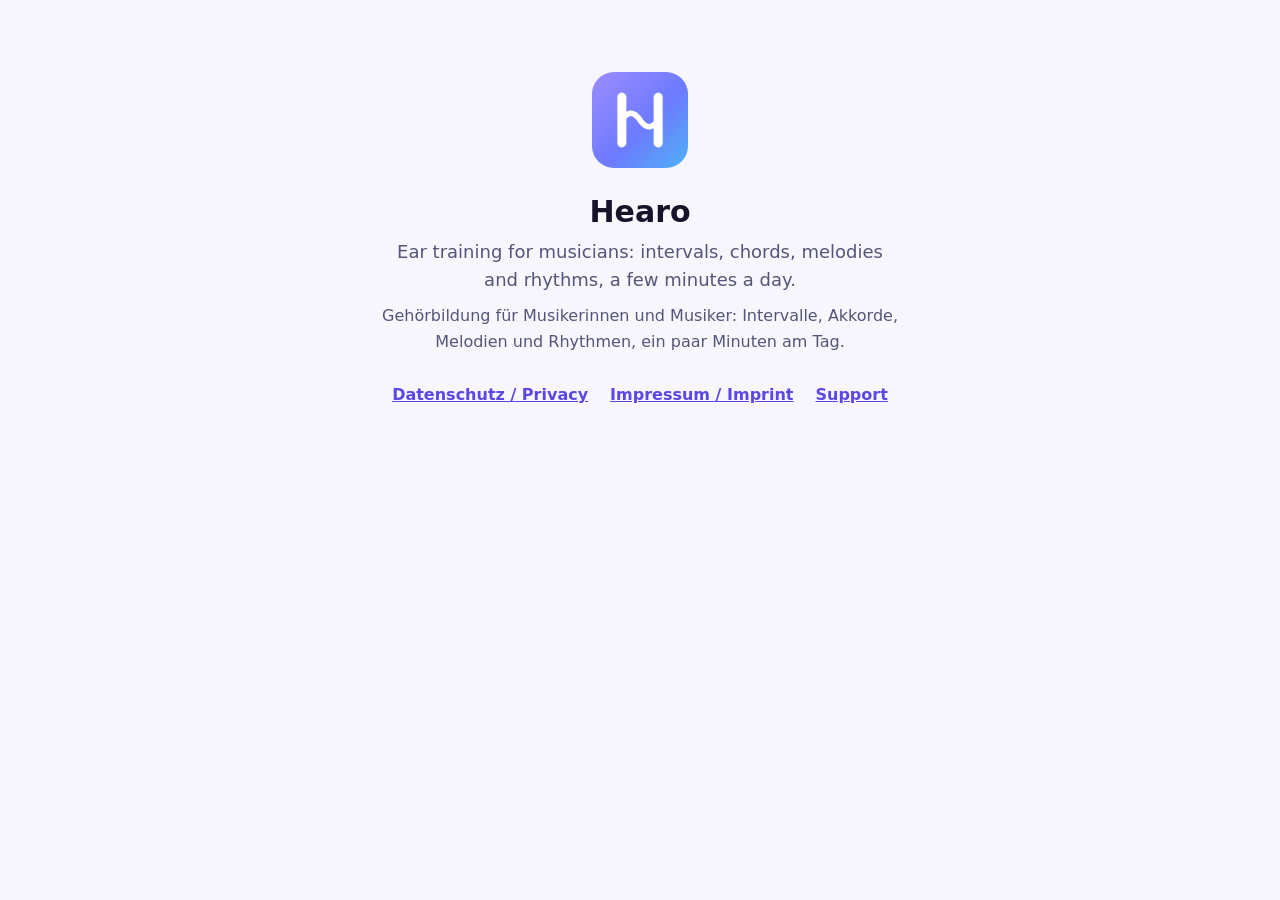
<file: index.html>
<!doctype html>
<html lang="en">
<head>
<meta charset="utf-8">
<meta name="viewport" content="width=device-width, initial-scale=1">
<title>Hearo – ear training</title>
<link rel="icon" href="icon.png">
<link rel="stylesheet" href="style.css">
</head>
<body>
<main class="home">
  <img class="logo" src="icon.png" alt="" width="96" height="96">
  <h1>Hearo</h1>
  <p class="lead">Ear training for musicians: intervals, chords, melodies and rhythms, a few minutes a day.</p>
  <p class="lead de">Gehörbildung für Musikerinnen und Musiker: Intervalle, Akkorde, Melodien und Rhythmen, ein paar Minuten am Tag.</p>
  <nav>
    <a href="privacy.html">Datenschutz / Privacy</a>
    <a href="imprint.html">Impressum / Imprint</a>
    <a href="mailto:jan@dieferbers.de">Support</a>
  </nav>
</main>
</body>
</html>
</file>
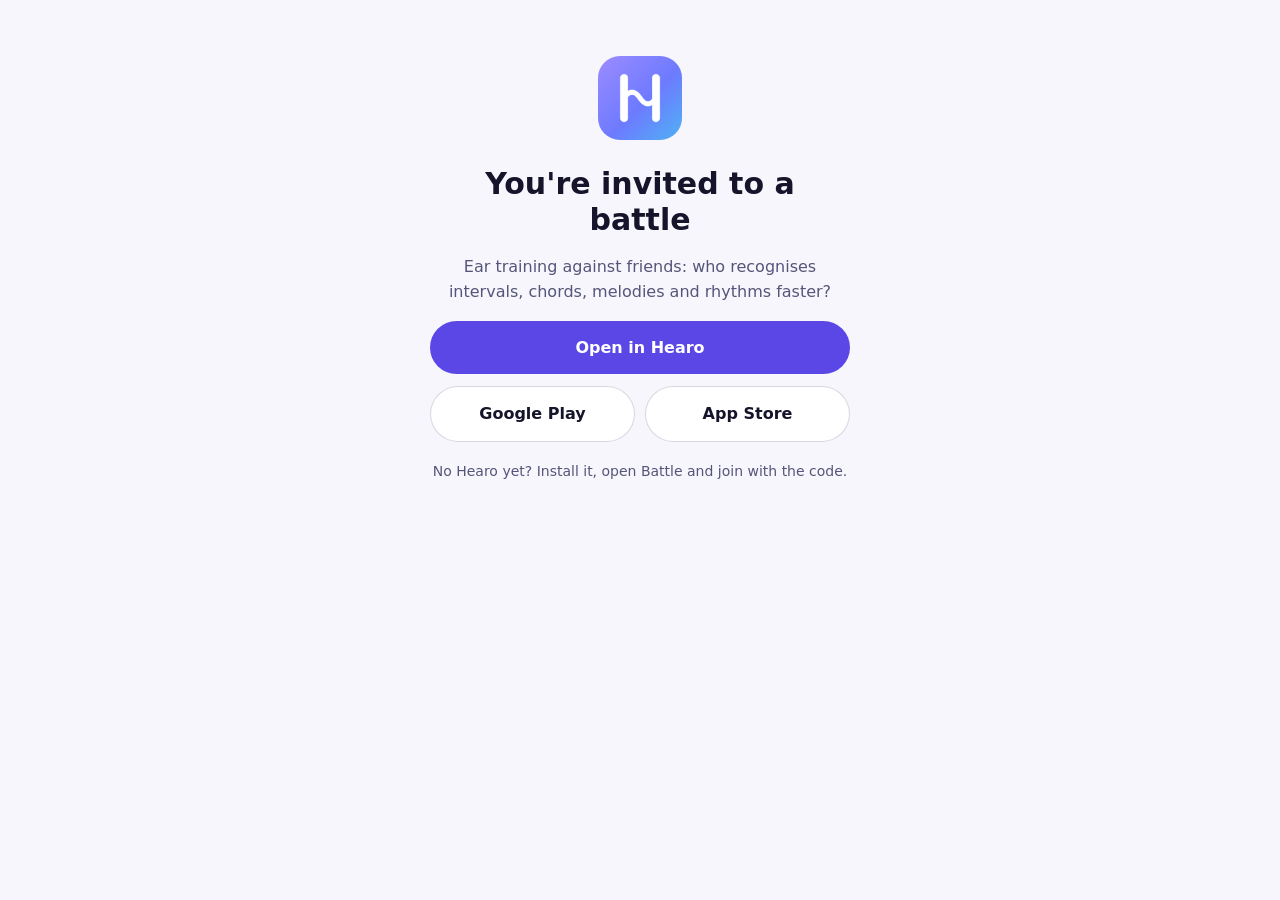
<file: join/index.html>
<!doctype html>
<html lang="en">
<head>
<meta charset="utf-8">
<meta name="viewport" content="width=device-width, initial-scale=1">
<title>Hearo – Battle</title>
<meta name="robots" content="noindex">
<meta property="og:title" content="Hearo · Battle">
<meta property="og:description" content="Ear training against friends: intervals, chords, melodies and rhythms.">
<meta property="og:image" content="https://jan-135.github.io/hearo/icon.png">
<link rel="icon" href="../icon.png">
<link rel="stylesheet" href="../style.css">
<style>
  .join { text-align: center; padding-top: 56px; max-width: 420px; }
  .join .code { font-size: 44px; font-weight: 900; letter-spacing: 8px; margin: 6px 0 2px; color: var(--text); }
  .btn { display: block; padding: 14px 18px; border-radius: 999px; font-weight: 700; text-decoration: none; margin-top: 12px; }
  .btn.primary { background: var(--accent); color: #fff; }
  .btn.store { background: var(--surface); color: var(--text); border: 1px solid rgba(127, 127, 160, 0.3); }
  .stores { display: grid; grid-template-columns: 1fr 1fr; gap: 10px; }
  .hint { font-size: 14px; margin-top: 18px; }
</style>
</head>
<body>
<!-- A battle invitation (UI lab launch.html, A): https://jan-135.github.io/hearo/join/#4821.
     "Open in Hearo" opens hearo://join/4821 (the apps take the code); without the app the store buttons. -->
<main class="join">
  <img class="logo" src="../icon.png" alt="" width="84" height="84">
  <h1 id="title">You're invited to a battle</h1>
  <p id="lead">Ear training against friends: who recognises intervals, chords, melodies and rhythms faster?</p>
  <div id="room" hidden>
    <p id="codeLabel" style="margin: 18px 0 0">Room code</p>
    <div class="code" id="code"></div>
  </div>
  <a class="btn primary" id="open" href="#">Open in Hearo</a>
  <div class="stores">
    <a class="btn store" href="https://play.google.com/store/apps/details?id=com.janferber.eartrainer">Google Play</a>
    <a class="btn store" href="https://apps.apple.com/app/id6835901422">App Store</a>
  </div>
  <p class="hint" id="hint">No Hearo yet? Install it, open Battle and join with the code.</p>
</main>
<script>
  const code = (location.hash.match(/\d{4}/) || [])[0];
  const de = (navigator.language || '').toLowerCase().startsWith('de');
  const t = de ? {
    title: 'Du bist zum Battle eingeladen', lead: 'Gehörbildung gegen Freunde: Wer erkennt Intervalle, Akkorde, Melodien und Rhythmen schneller?',
    codeLabel: 'Raumcode', open: 'In Hearo öffnen', hint: 'Noch kein Hearo? Installiere es, öffne Battle und tritt mit dem Code bei.',
  } : null;
  if (t) {
    document.documentElement.lang = 'de';
    for (const [id, text] of Object.entries(t)) document.getElementById(id).textContent = text;
  }
  const open = document.getElementById('open');
  if (code) {
    document.getElementById('room').hidden = false;
    document.getElementById('code').textContent = code;
    const store = 'https://play.google.com/store/apps/details?id=com.janferber.eartrainer';
    // Android: an intent link falls back to the store when Hearo isn't installed
    open.href = /android/i.test(navigator.userAgent)
      ? `intent://join/${code}#Intent;scheme=hearo;package=com.janferber.eartrainer;S.browser_fallback_url=${encodeURIComponent(store)};end`
      : `hearo://join/${code}`;
  } else {
    open.hidden = true;
  }
</script>
</body>
</html>
</file>
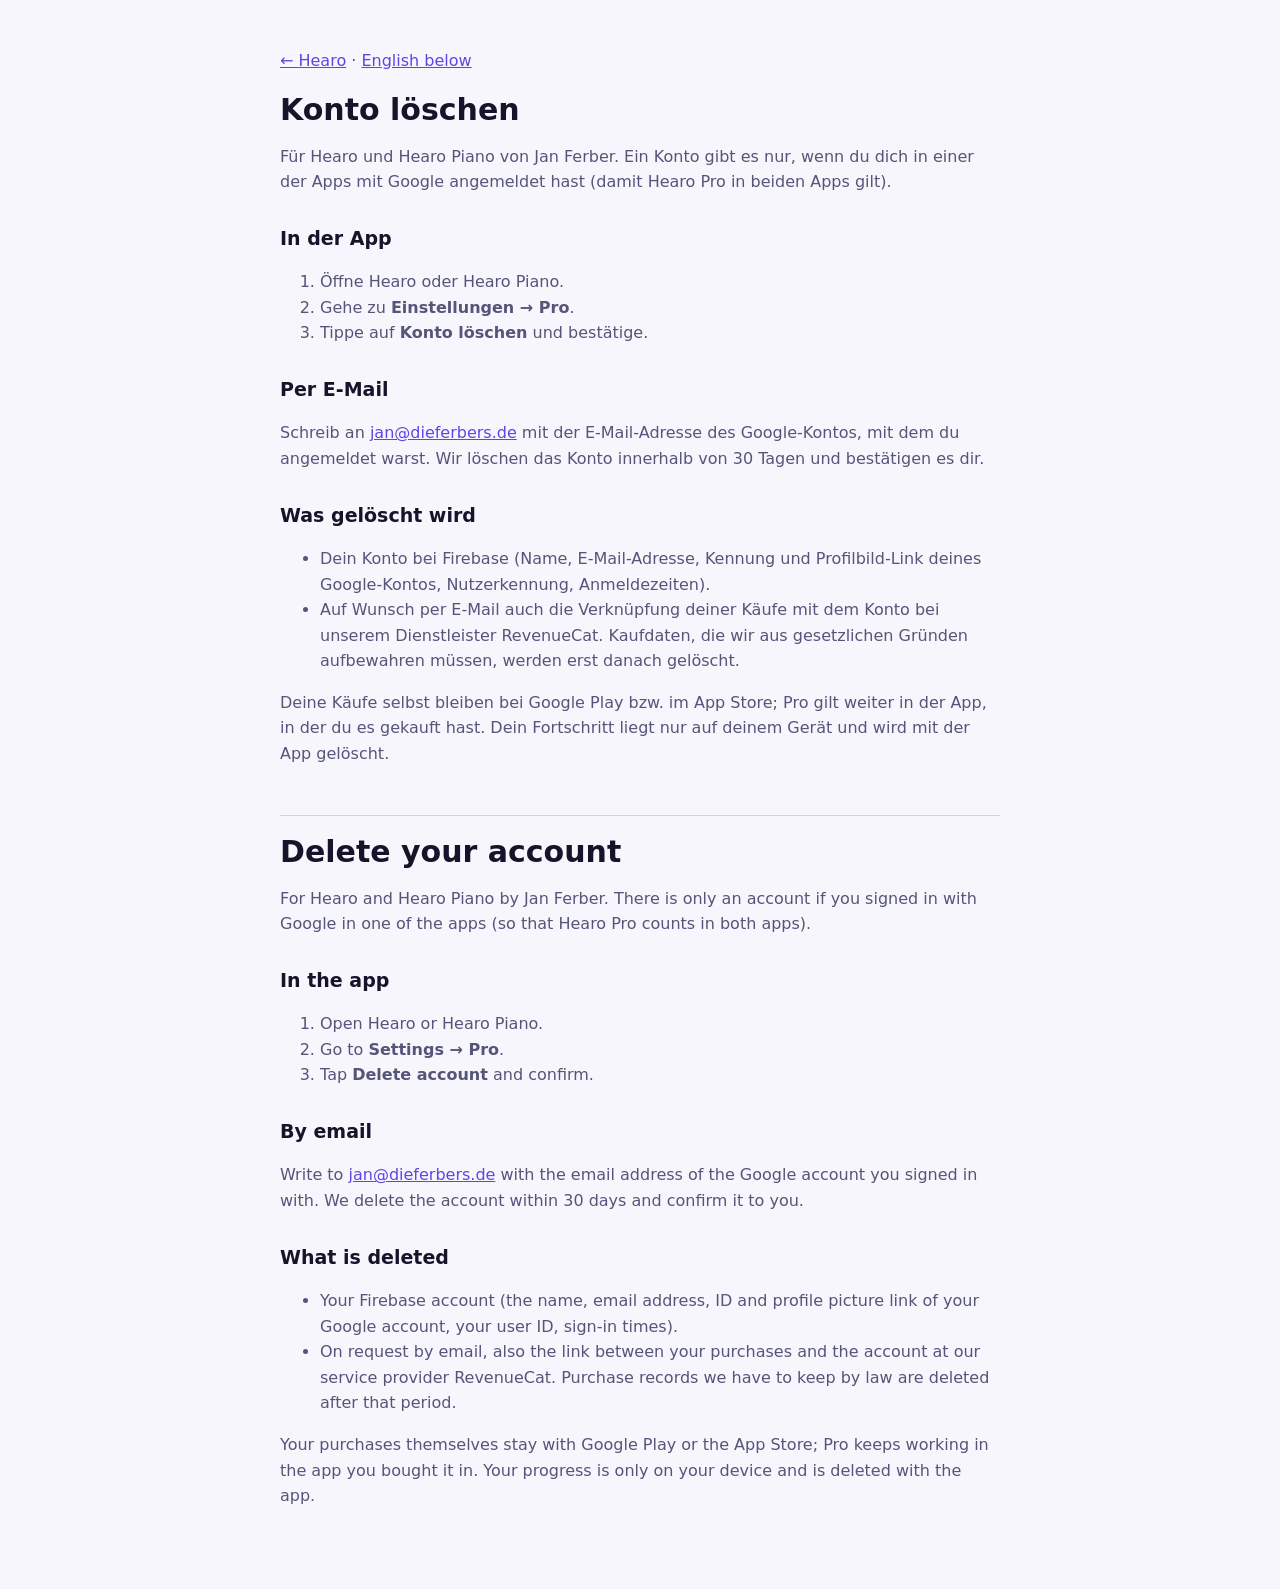
<file: delete-account.html>
<!doctype html>
<html lang="de">
<head>
<meta charset="utf-8">
<meta name="viewport" content="width=device-width, initial-scale=1">
<title>Hearo – Konto löschen / Delete your account</title>
<link rel="stylesheet" href="style.css">
</head>
<body>
<main>
  <p><a href="./">← Hearo</a> · <a href="#en">English below</a></p>

  <h1>Konto löschen</h1>
  <p>Für Hearo und Hearo Piano von Jan Ferber. Ein Konto gibt es nur, wenn du dich in einer der Apps mit Google angemeldet
    hast (damit Hearo Pro in beiden Apps gilt).</p>

  <h2>In der App</h2>
  <ol>
    <li>Öffne Hearo oder Hearo Piano.</li>
    <li>Gehe zu <b>Einstellungen → Pro</b>.</li>
    <li>Tippe auf <b>Konto löschen</b> und bestätige.</li>
  </ol>

  <h2>Per E-Mail</h2>
  <p>Schreib an <a href="mailto:jan@dieferbers.de?subject=Konto%20l%C3%B6schen">jan@dieferbers.de</a> mit der E-Mail-Adresse
    des Google-Kontos, mit dem du angemeldet warst. Wir löschen das Konto innerhalb von 30 Tagen und bestätigen es dir.</p>

  <h2>Was gelöscht wird</h2>
  <ul>
    <li>Dein Konto bei Firebase (Name, E-Mail-Adresse, Kennung und Profilbild-Link deines Google-Kontos, Nutzerkennung,
      Anmeldezeiten).</li>
    <li>Auf Wunsch per E-Mail auch die Verknüpfung deiner Käufe mit dem Konto bei unserem Dienstleister RevenueCat. Kaufdaten,
      die wir aus gesetzlichen Gründen aufbewahren müssen, werden erst danach gelöscht.</li>
  </ul>
  <p>Deine Käufe selbst bleiben bei Google Play bzw. im App Store; Pro gilt weiter in der App, in der du es gekauft hast.
    Dein Fortschritt liegt nur auf deinem Gerät und wird mit der App gelöscht.</p>

  <hr id="en">

  <h1>Delete your account</h1>
  <p>For Hearo and Hearo Piano by Jan Ferber. There is only an account if you signed in with Google in one of the apps (so
    that Hearo Pro counts in both apps).</p>

  <h2>In the app</h2>
  <ol>
    <li>Open Hearo or Hearo Piano.</li>
    <li>Go to <b>Settings → Pro</b>.</li>
    <li>Tap <b>Delete account</b> and confirm.</li>
  </ol>

  <h2>By email</h2>
  <p>Write to <a href="mailto:jan@dieferbers.de?subject=Delete%20my%20account">jan@dieferbers.de</a> with the email address
    of the Google account you signed in with. We delete the account within 30 days and confirm it to you.</p>

  <h2>What is deleted</h2>
  <ul>
    <li>Your Firebase account (the name, email address, ID and profile picture link of your Google account, your user ID,
      sign-in times).</li>
    <li>On request by email, also the link between your purchases and the account at our service provider RevenueCat.
      Purchase records we have to keep by law are deleted after that period.</li>
  </ul>
  <p>Your purchases themselves stay with Google Play or the App Store; Pro keeps working in the app you bought it in. Your
    progress is only on your device and is deleted with the app.</p>
</main>
</body>
</html>
</file>
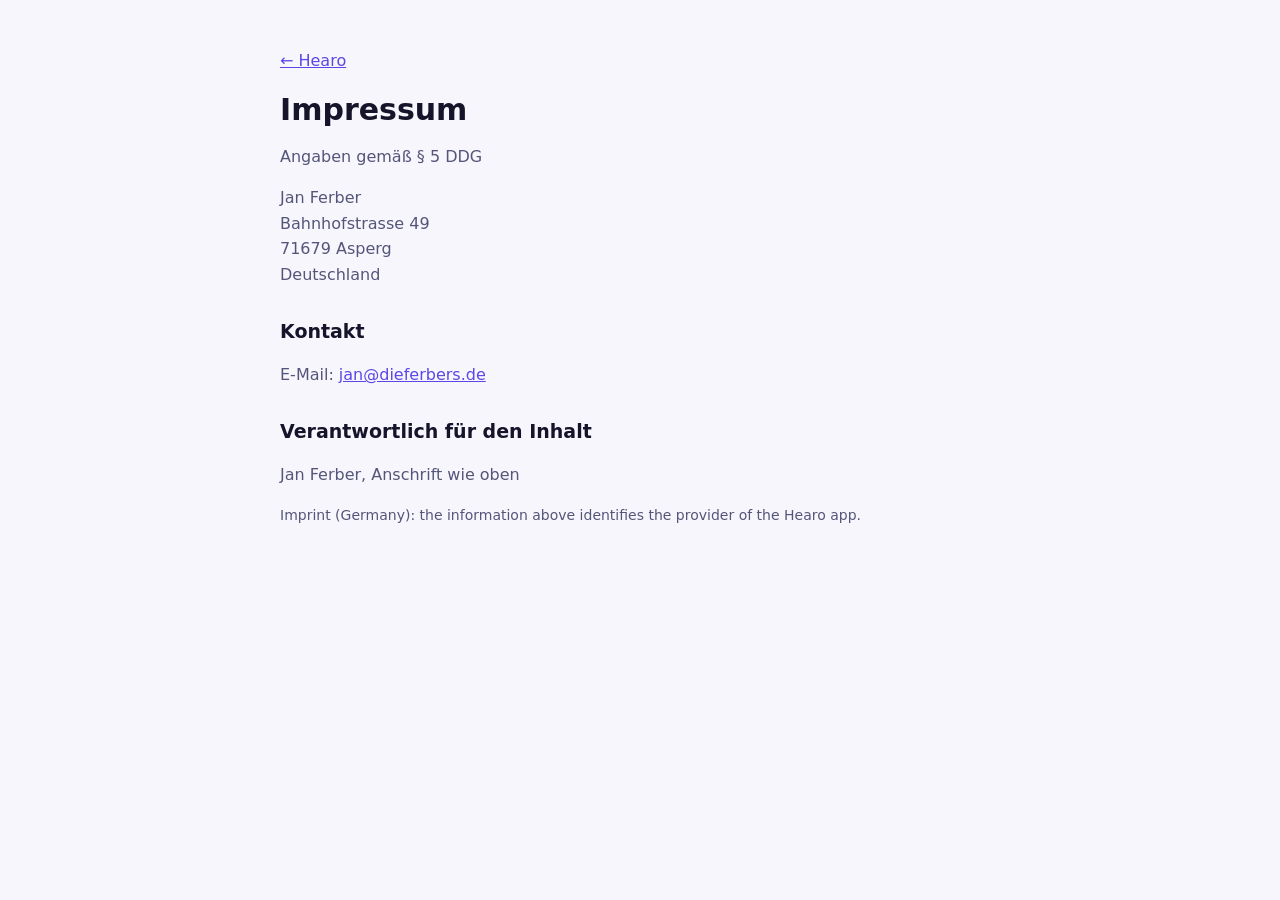
<file: imprint.html>
<!doctype html>
<html lang="de">
<head>
<meta charset="utf-8">
<meta name="viewport" content="width=device-width, initial-scale=1">
<title>Hearo – Impressum / Imprint</title>
<link rel="stylesheet" href="style.css">
</head>
<body>
<main>
  <p><a href="./">← Hearo</a></p>
  <h1>Impressum</h1>
  <p>Angaben gemäß § 5 DDG</p>
  <p>Jan Ferber<br>Bahnhofstrasse 49<br>71679 Asperg<br>Deutschland</p>
  <h2>Kontakt</h2>
  <p>E-Mail: <a href="mailto:jan@dieferbers.de">jan@dieferbers.de</a></p>
  <h2>Verantwortlich für den Inhalt</h2>
  <p>Jan Ferber, Anschrift wie oben</p>
  <p class="date">Imprint (Germany): the information above identifies the provider of the Hearo app.</p>
</main>
</body>
</html>
</file>
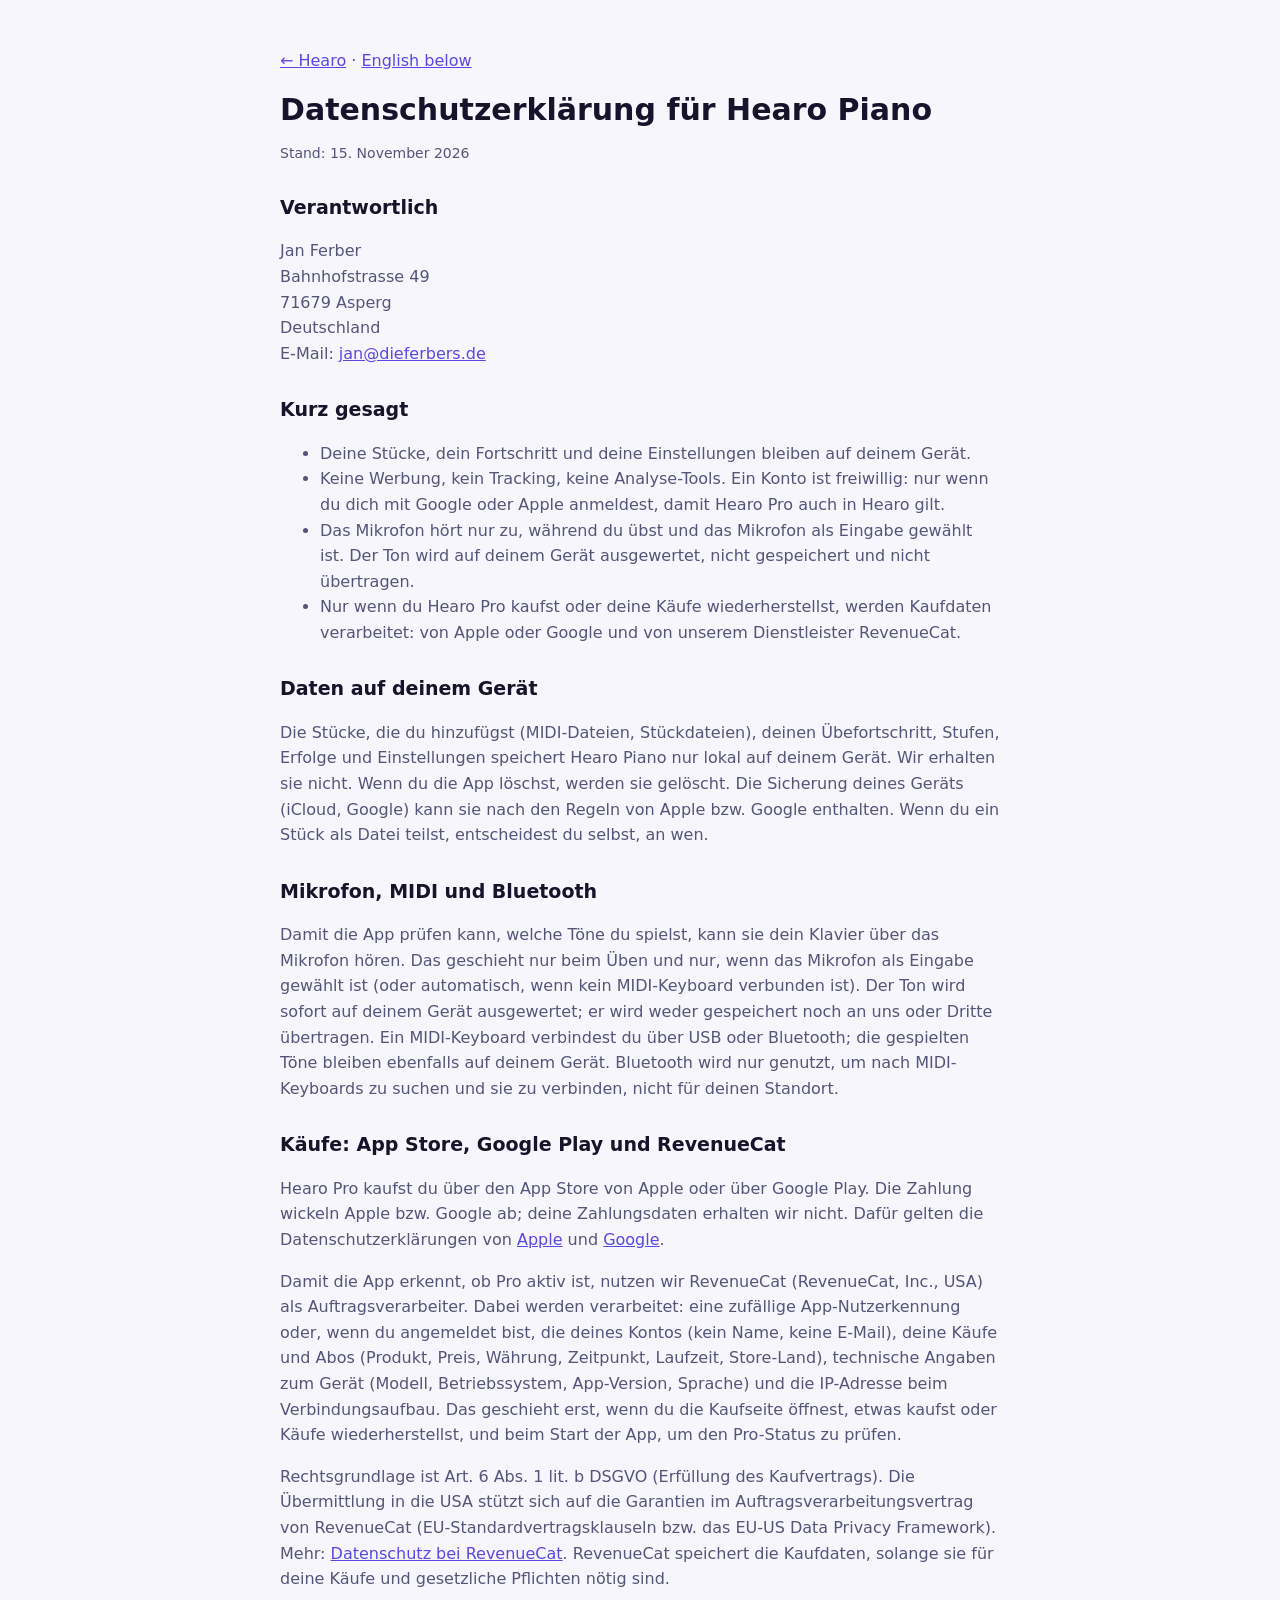
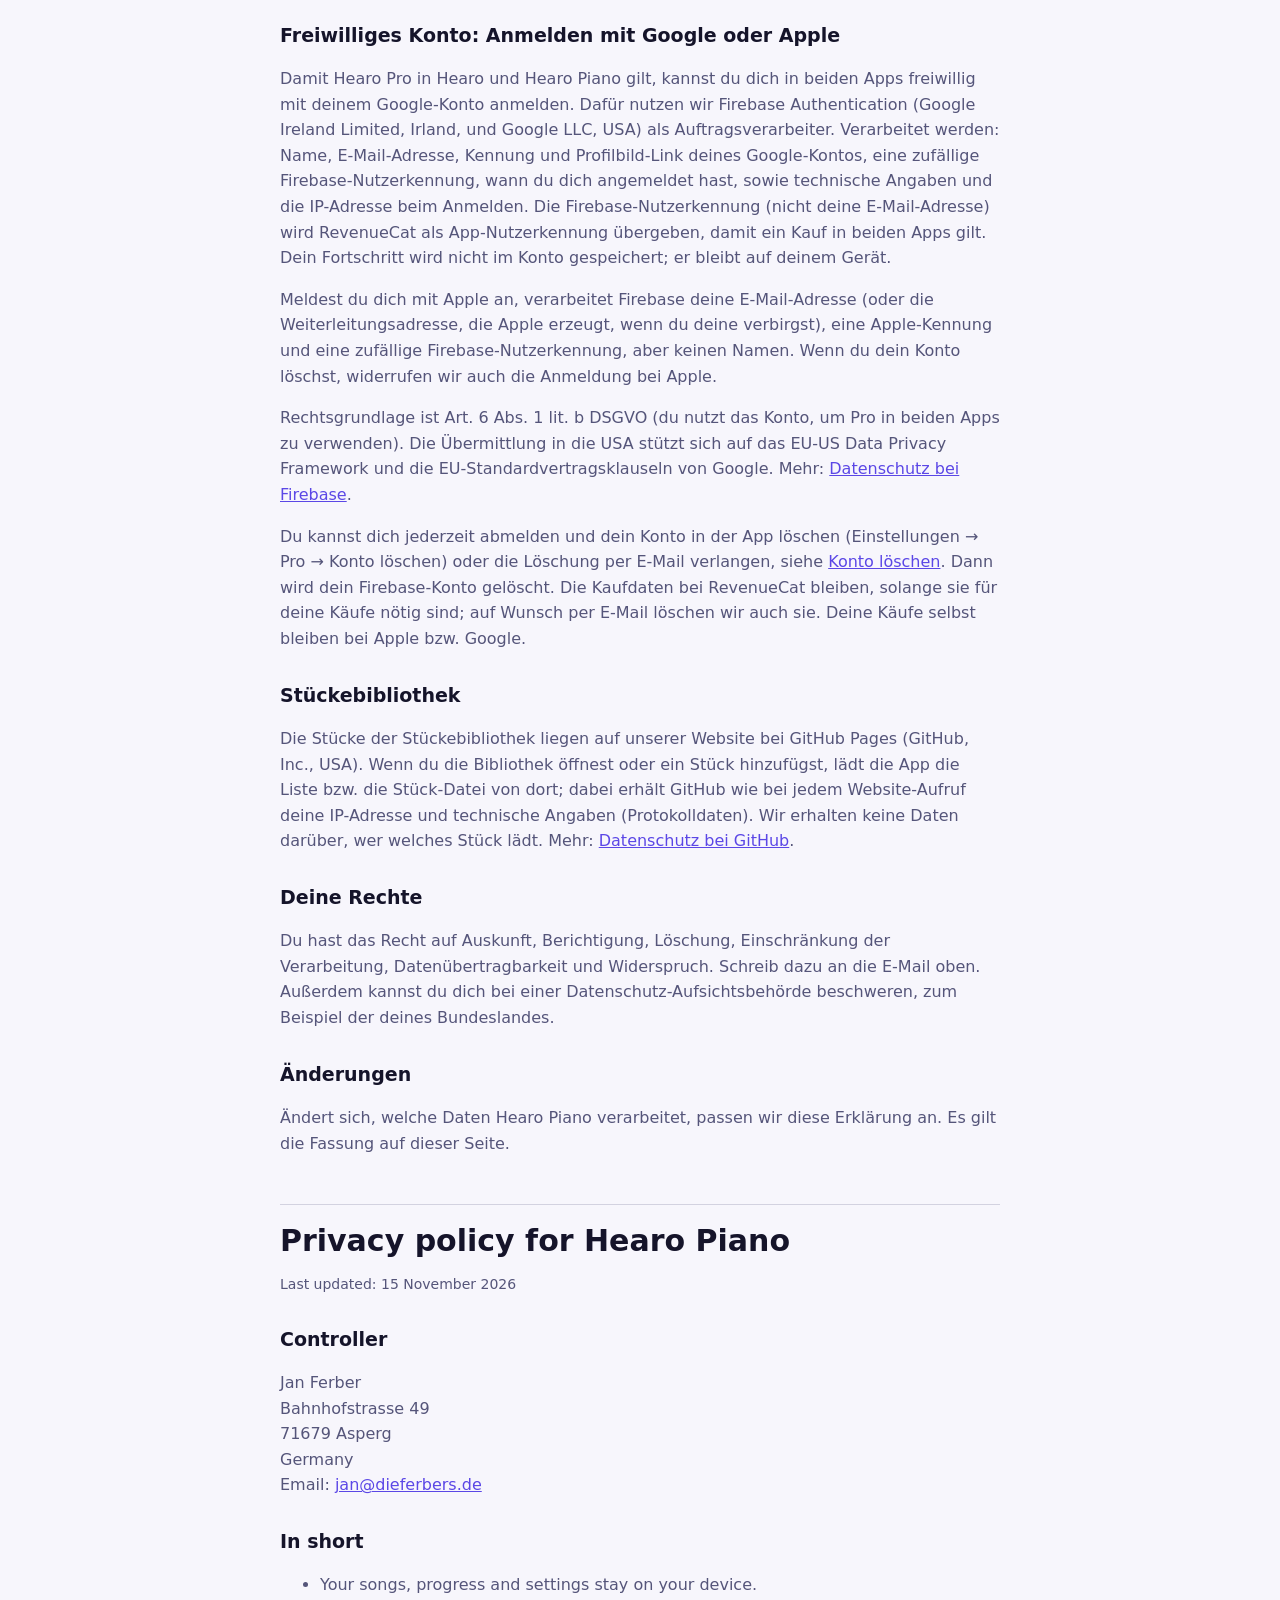
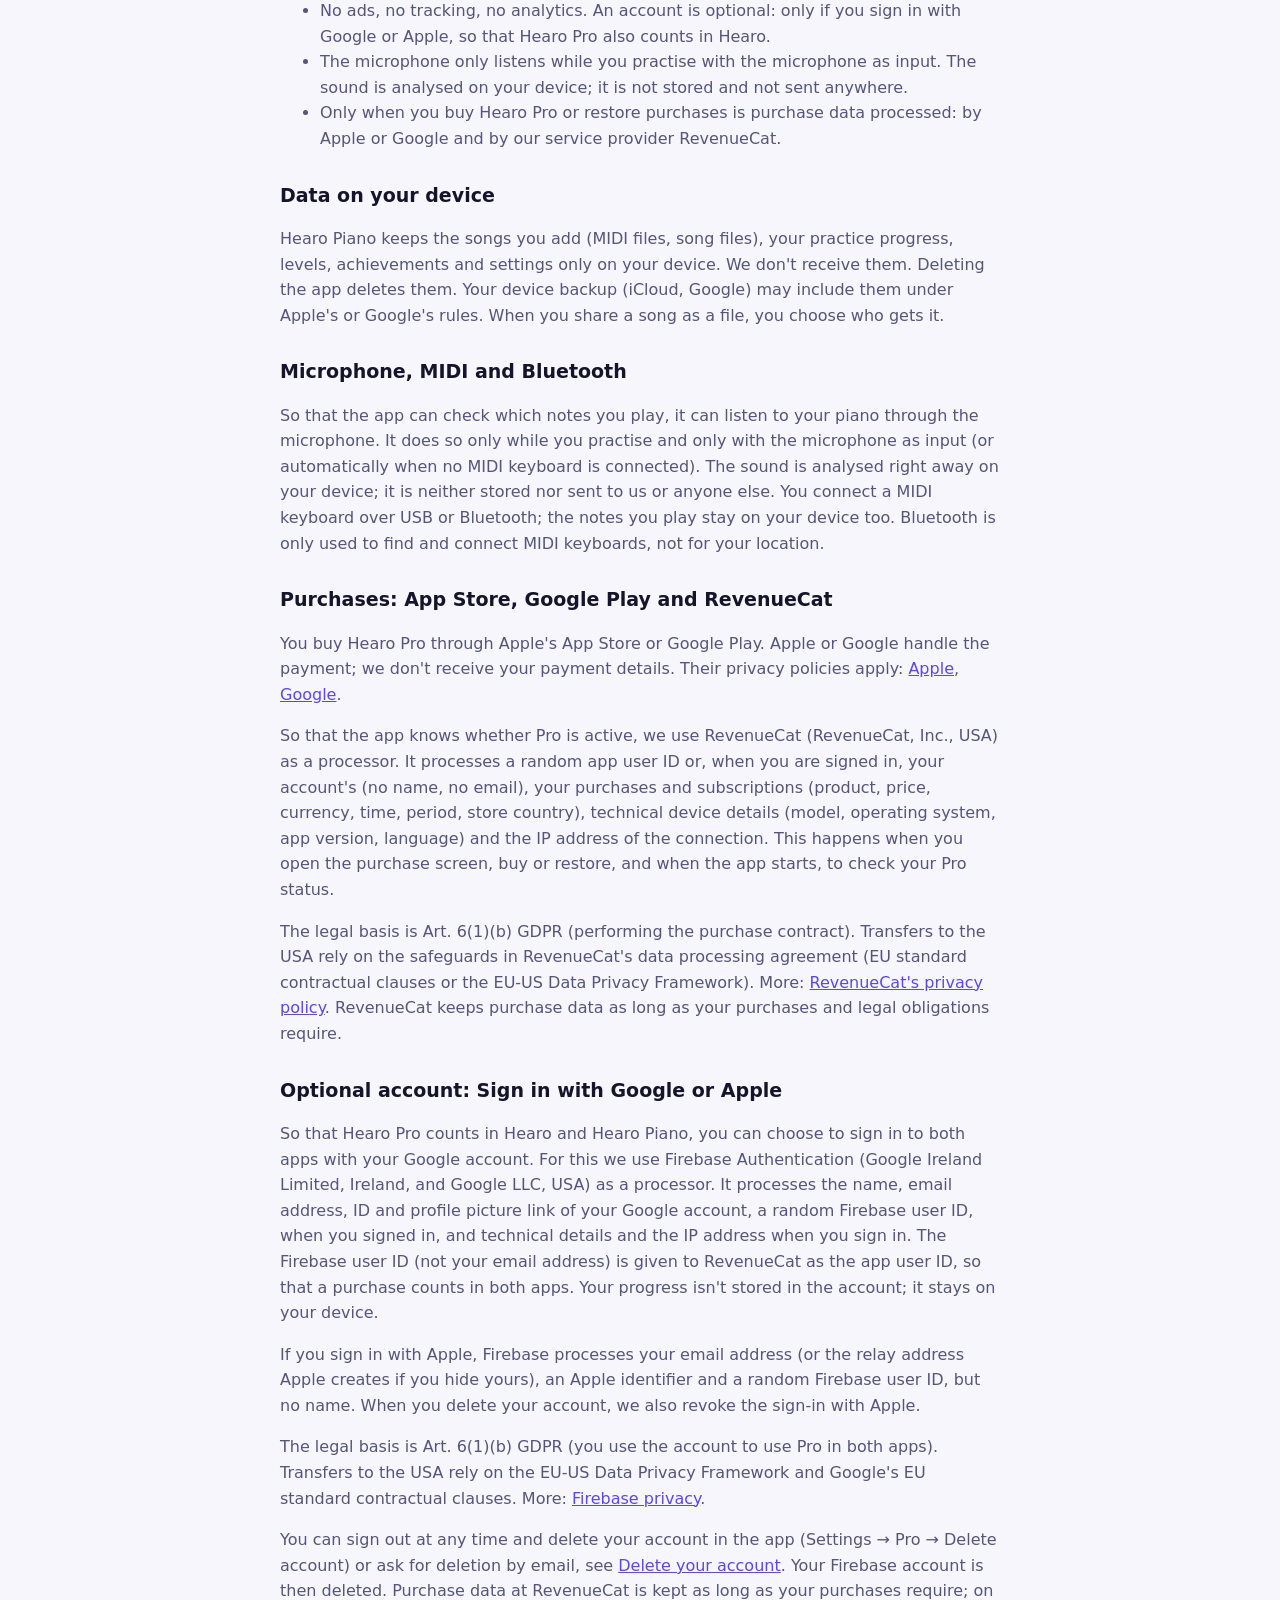
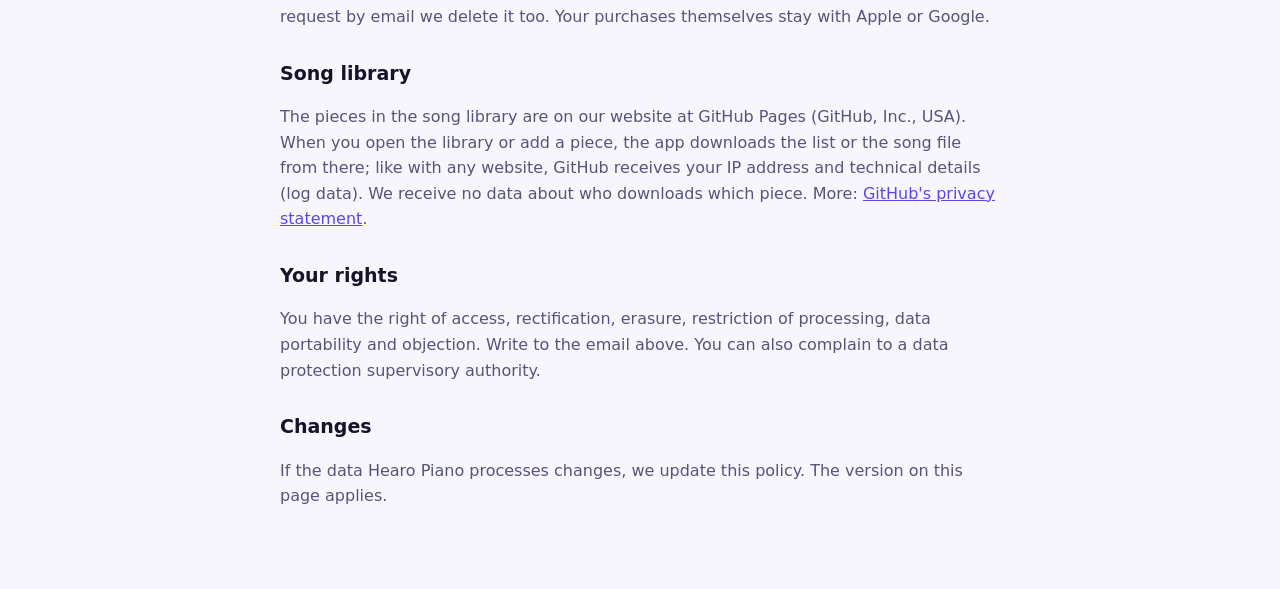
<file: piano-privacy.html>
<!doctype html>
<html lang="de">
<head>
<meta charset="utf-8">
<meta name="viewport" content="width=device-width, initial-scale=1">
<title>Hearo Piano – Datenschutz / Privacy</title>
<link rel="stylesheet" href="style.css">
</head>
<body>
<main>
  <p><a href="./">← Hearo</a> · <a href="#en">English below</a></p>

  <h1>Datenschutzerklärung für Hearo Piano</h1>
  <p class="date">Stand: 15. November 2026</p>

  <h2>Verantwortlich</h2>
  <p>Jan Ferber<br>Bahnhofstrasse 49<br>71679 Asperg<br>Deutschland<br>E-Mail: <a href="mailto:jan@dieferbers.de">jan@dieferbers.de</a></p>

  <h2>Kurz gesagt</h2>
  <ul>
    <li>Deine Stücke, dein Fortschritt und deine Einstellungen bleiben auf deinem Gerät.</li>
    <li>Keine Werbung, kein Tracking, keine Analyse-Tools. Ein Konto ist freiwillig: nur wenn du dich mit Google oder Apple
      anmeldest, damit Hearo Pro auch in Hearo gilt.</li>
    <li>Das Mikrofon hört nur zu, während du übst und das Mikrofon als Eingabe gewählt ist. Der Ton wird auf deinem
      Gerät ausgewertet, nicht gespeichert und nicht übertragen.</li>
    <li>Nur wenn du Hearo Pro kaufst oder deine Käufe wiederherstellst, werden Kaufdaten verarbeitet: von Apple oder
      Google und von unserem Dienstleister RevenueCat.</li>
  </ul>

  <h2>Daten auf deinem Gerät</h2>
  <p>Die Stücke, die du hinzufügst (MIDI-Dateien, Stückdateien), deinen Übefortschritt, Stufen, Erfolge und
    Einstellungen speichert Hearo Piano nur lokal auf deinem Gerät. Wir erhalten sie nicht. Wenn du die App löschst,
    werden sie gelöscht. Die Sicherung deines Geräts (iCloud, Google) kann sie nach den Regeln von Apple bzw. Google
    enthalten. Wenn du ein Stück als Datei teilst, entscheidest du selbst, an wen.</p>

  <h2>Mikrofon, MIDI und Bluetooth</h2>
  <p>Damit die App prüfen kann, welche Töne du spielst, kann sie dein Klavier über das Mikrofon hören. Das geschieht
    nur beim Üben und nur, wenn das Mikrofon als Eingabe gewählt ist (oder automatisch, wenn kein MIDI-Keyboard
    verbunden ist). Der Ton wird sofort auf deinem Gerät ausgewertet; er wird weder gespeichert noch an uns oder
    Dritte übertragen. Ein MIDI-Keyboard verbindest du über USB oder Bluetooth; die gespielten Töne bleiben ebenfalls
    auf deinem Gerät. Bluetooth wird nur genutzt, um nach MIDI-Keyboards zu suchen und sie zu verbinden, nicht für
    deinen Standort.</p>

  <h2>Käufe: App Store, Google Play und RevenueCat</h2>
  <p>Hearo Pro kaufst du über den App Store von Apple oder über Google Play. Die Zahlung wickeln Apple bzw. Google ab;
    deine Zahlungsdaten erhalten wir nicht. Dafür gelten die Datenschutzerklärungen von
    <a href="https://www.apple.com/legal/privacy/">Apple</a> und <a href="https://policies.google.com/privacy">Google</a>.</p>
  <p>Damit die App erkennt, ob Pro aktiv ist, nutzen wir RevenueCat (RevenueCat, Inc., USA) als Auftragsverarbeiter.
    Dabei werden verarbeitet: eine zufällige App-Nutzerkennung oder, wenn du angemeldet bist, die deines Kontos (kein Name, keine E-Mail), deine Käufe und Abos
    (Produkt, Preis, Währung, Zeitpunkt, Laufzeit, Store-Land), technische Angaben zum Gerät (Modell, Betriebssystem,
    App-Version, Sprache) und die IP-Adresse beim Verbindungsaufbau. Das geschieht erst, wenn du die Kaufseite öffnest,
    etwas kaufst oder Käufe wiederherstellst, und beim Start der App, um den Pro-Status zu prüfen.</p>
  <p>Rechtsgrundlage ist Art. 6 Abs. 1 lit. b DSGVO (Erfüllung des Kaufvertrags). Die Übermittlung in die USA stützt
    sich auf die Garantien im Auftragsverarbeitungsvertrag von RevenueCat (EU-Standardvertragsklauseln bzw. das
    EU-US Data Privacy Framework). Mehr: <a href="https://www.revenuecat.com/privacy/">Datenschutz bei RevenueCat</a>.
    RevenueCat speichert die Kaufdaten, solange sie für deine Käufe und gesetzliche Pflichten nötig sind.</p>

  <h2>Freiwilliges Konto: Anmelden mit Google oder Apple</h2>
  <p>Damit Hearo Pro in Hearo und Hearo Piano gilt, kannst du dich in beiden Apps freiwillig mit deinem Google-Konto
    anmelden. Dafür nutzen wir Firebase Authentication (Google Ireland Limited, Irland, und Google LLC, USA) als
    Auftragsverarbeiter. Verarbeitet werden: Name, E-Mail-Adresse, Kennung und Profilbild-Link deines Google-Kontos, eine zufällige
    Firebase-Nutzerkennung, wann du dich angemeldet hast, sowie technische Angaben und die IP-Adresse beim Anmelden. Die
    Firebase-Nutzerkennung (nicht deine E-Mail-Adresse) wird RevenueCat als App-Nutzerkennung übergeben, damit ein Kauf in
    beiden Apps gilt. Dein Fortschritt wird nicht im Konto gespeichert; er bleibt auf deinem Gerät.</p>
  <p>Meldest du dich mit Apple an, verarbeitet Firebase deine E-Mail-Adresse (oder die Weiterleitungsadresse, die Apple
    erzeugt, wenn du deine verbirgst), eine Apple-Kennung und eine zufällige Firebase-Nutzerkennung, aber keinen Namen.
    Wenn du dein Konto löschst, widerrufen wir auch die Anmeldung bei Apple.</p>
  <p>Rechtsgrundlage ist Art. 6 Abs. 1 lit. b DSGVO (du nutzt das Konto, um Pro in beiden Apps zu verwenden). Die
    Übermittlung in die USA stützt sich auf das EU-US Data Privacy Framework und die EU-Standardvertragsklauseln von
    Google. Mehr: <a href="https://firebase.google.com/support/privacy">Datenschutz bei Firebase</a>.</p>
  <p>Du kannst dich jederzeit abmelden und dein Konto in der App löschen (Einstellungen → Pro → Konto löschen) oder die
    Löschung per E-Mail verlangen, siehe <a href="delete-account.html">Konto löschen</a>. Dann wird dein Firebase-Konto
    gelöscht. Die Kaufdaten bei RevenueCat bleiben, solange sie für deine Käufe nötig sind; auf Wunsch per E-Mail löschen
    wir auch sie. Deine Käufe selbst bleiben bei Apple bzw. Google.</p>

  <h2>Stückebibliothek</h2>
  <p>Die Stücke der Stückebibliothek liegen auf unserer Website bei GitHub Pages (GitHub, Inc., USA). Wenn du die
    Bibliothek öffnest oder ein Stück hinzufügst, lädt die App die Liste bzw. die Stück-Datei von dort; dabei erhält
    GitHub wie bei jedem Website-Aufruf deine IP-Adresse und technische Angaben (Protokolldaten). Wir erhalten keine
    Daten darüber, wer welches Stück lädt. Mehr: <a href="https://docs.github.com/site-policy/privacy-policies/github-general-privacy-statement">Datenschutz bei GitHub</a>.</p>

  <h2>Deine Rechte</h2>
  <p>Du hast das Recht auf Auskunft, Berichtigung, Löschung, Einschränkung der Verarbeitung, Datenübertragbarkeit und
    Widerspruch. Schreib dazu an die E-Mail oben. Außerdem kannst du dich bei einer Datenschutz-Aufsichtsbehörde
    beschweren, zum Beispiel der deines Bundeslandes.</p>

  <h2>Änderungen</h2>
  <p>Ändert sich, welche Daten Hearo Piano verarbeitet, passen wir diese Erklärung an. Es gilt die Fassung auf dieser
    Seite.</p>

  <hr id="en">

  <h1>Privacy policy for Hearo Piano</h1>
  <p class="date">Last updated: 15 November 2026</p>

  <h2>Controller</h2>
  <p>Jan Ferber<br>Bahnhofstrasse 49<br>71679 Asperg<br>Germany<br>Email: <a href="mailto:jan@dieferbers.de">jan@dieferbers.de</a></p>

  <h2>In short</h2>
  <ul>
    <li>Your songs, progress and settings stay on your device.</li>
    <li>No ads, no tracking, no analytics. An account is optional: only if you sign in with Google or Apple, so that Hearo
      Pro also counts in Hearo.</li>
    <li>The microphone only listens while you practise with the microphone as input. The sound is analysed on your
      device; it is not stored and not sent anywhere.</li>
    <li>Only when you buy Hearo Pro or restore purchases is purchase data processed: by Apple or Google and by our
      service provider RevenueCat.</li>
  </ul>

  <h2>Data on your device</h2>
  <p>Hearo Piano keeps the songs you add (MIDI files, song files), your practice progress, levels, achievements and
    settings only on your device. We don't receive them. Deleting the app deletes them. Your device backup (iCloud,
    Google) may include them under Apple's or Google's rules. When you share a song as a file, you choose who gets it.</p>

  <h2>Microphone, MIDI and Bluetooth</h2>
  <p>So that the app can check which notes you play, it can listen to your piano through the microphone. It does so only
    while you practise and only with the microphone as input (or automatically when no MIDI keyboard is connected). The
    sound is analysed right away on your device; it is neither stored nor sent to us or anyone else. You connect a MIDI
    keyboard over USB or Bluetooth; the notes you play stay on your device too. Bluetooth is only used to find and
    connect MIDI keyboards, not for your location.</p>

  <h2>Purchases: App Store, Google Play and RevenueCat</h2>
  <p>You buy Hearo Pro through Apple's App Store or Google Play. Apple or Google handle the payment; we don't receive
    your payment details. Their privacy policies apply: <a href="https://www.apple.com/legal/privacy/">Apple</a>,
    <a href="https://policies.google.com/privacy">Google</a>.</p>
  <p>So that the app knows whether Pro is active, we use RevenueCat (RevenueCat, Inc., USA) as a processor. It processes
    a random app user ID or, when you are signed in, your account's (no name, no email), your purchases and subscriptions (product, price, currency, time, period,
    store country), technical device details (model, operating system, app version, language) and the IP address of the
    connection. This happens when you open the purchase screen, buy or restore, and when the app starts, to check your
    Pro status.</p>
  <p>The legal basis is Art. 6(1)(b) GDPR (performing the purchase contract). Transfers to the USA rely on the safeguards
    in RevenueCat's data processing agreement (EU standard contractual clauses or the EU-US Data Privacy Framework). More:
    <a href="https://www.revenuecat.com/privacy/">RevenueCat's privacy policy</a>. RevenueCat keeps purchase data as long
    as your purchases and legal obligations require.</p>

  <h2>Optional account: Sign in with Google or Apple</h2>
  <p>So that Hearo Pro counts in Hearo and Hearo Piano, you can choose to sign in to both apps with your Google account.
    For this we use Firebase Authentication (Google Ireland Limited, Ireland, and Google LLC, USA) as a processor. It
    processes the name, email address, ID and profile picture link of your Google account, a random Firebase user ID, when you signed in, and
    technical details and the IP address when you sign in. The Firebase user ID (not your email address) is given to
    RevenueCat as the app user ID, so that a purchase counts in both apps. Your progress isn't stored in the account; it
    stays on your device.</p>
  <p>If you sign in with Apple, Firebase processes your email address (or the relay address Apple creates if you hide
    yours), an Apple identifier and a random Firebase user ID, but no name. When you delete your account, we also
    revoke the sign-in with Apple.</p>
  <p>The legal basis is Art. 6(1)(b) GDPR (you use the account to use Pro in both apps). Transfers to the USA rely on the
    EU-US Data Privacy Framework and Google's EU standard contractual clauses. More:
    <a href="https://firebase.google.com/support/privacy">Firebase privacy</a>.</p>
  <p>You can sign out at any time and delete your account in the app (Settings → Pro → Delete account) or ask for deletion
    by email, see <a href="delete-account.html">Delete your account</a>. Your Firebase account is then deleted. Purchase
    data at RevenueCat is kept as long as your purchases require; on request by email we delete it too. Your purchases
    themselves stay with Apple or Google.</p>

  <h2>Song library</h2>
  <p>The pieces in the song library are on our website at GitHub Pages (GitHub, Inc., USA). When you open the library
    or add a piece, the app downloads the list or the song file from there; like with any website, GitHub receives
    your IP address and technical details (log data). We receive no data about who downloads which piece. More:
    <a href="https://docs.github.com/site-policy/privacy-policies/github-general-privacy-statement">GitHub's privacy statement</a>.</p>

  <h2>Your rights</h2>
  <p>You have the right of access, rectification, erasure, restriction of processing, data portability and objection.
    Write to the email above. You can also complain to a data protection supervisory authority.</p>

  <h2>Changes</h2>
  <p>If the data Hearo Piano processes changes, we update this policy. The version on this page applies.</p>
</main>
</body>
</html>
</file>
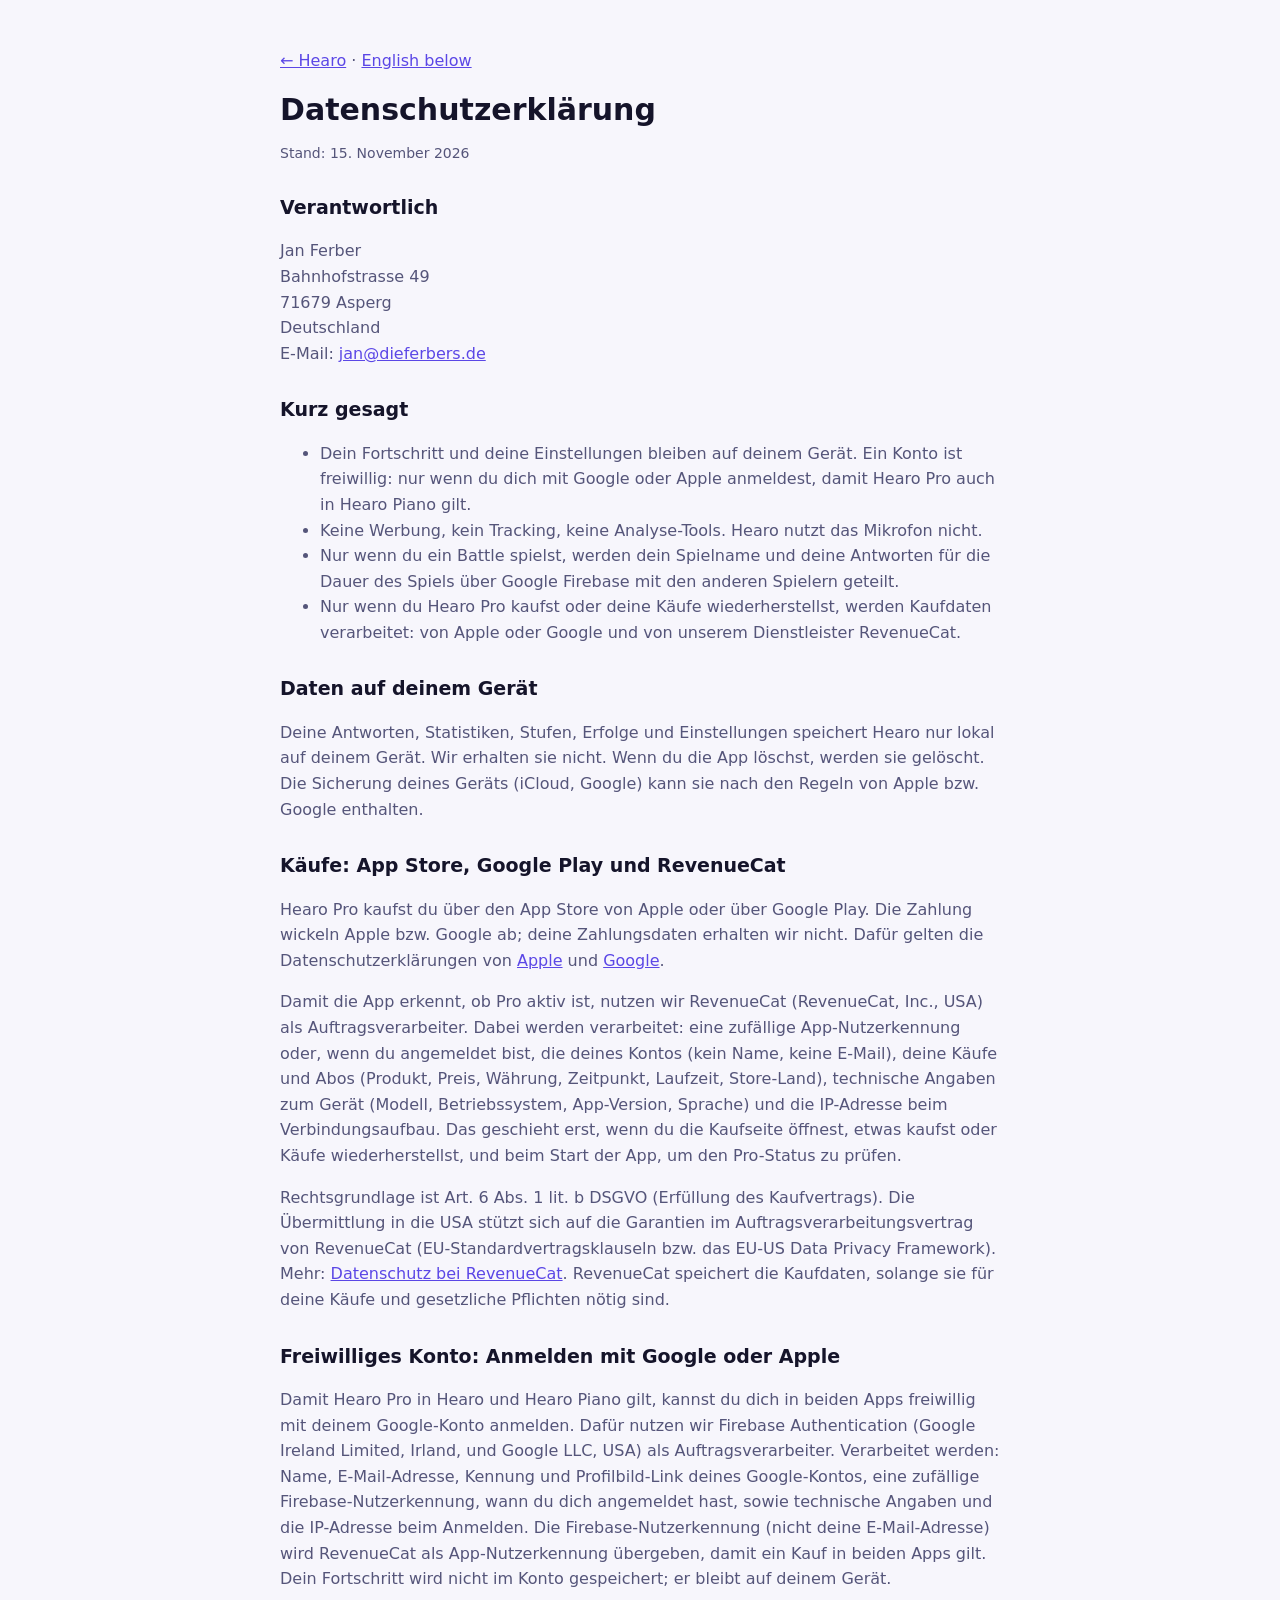
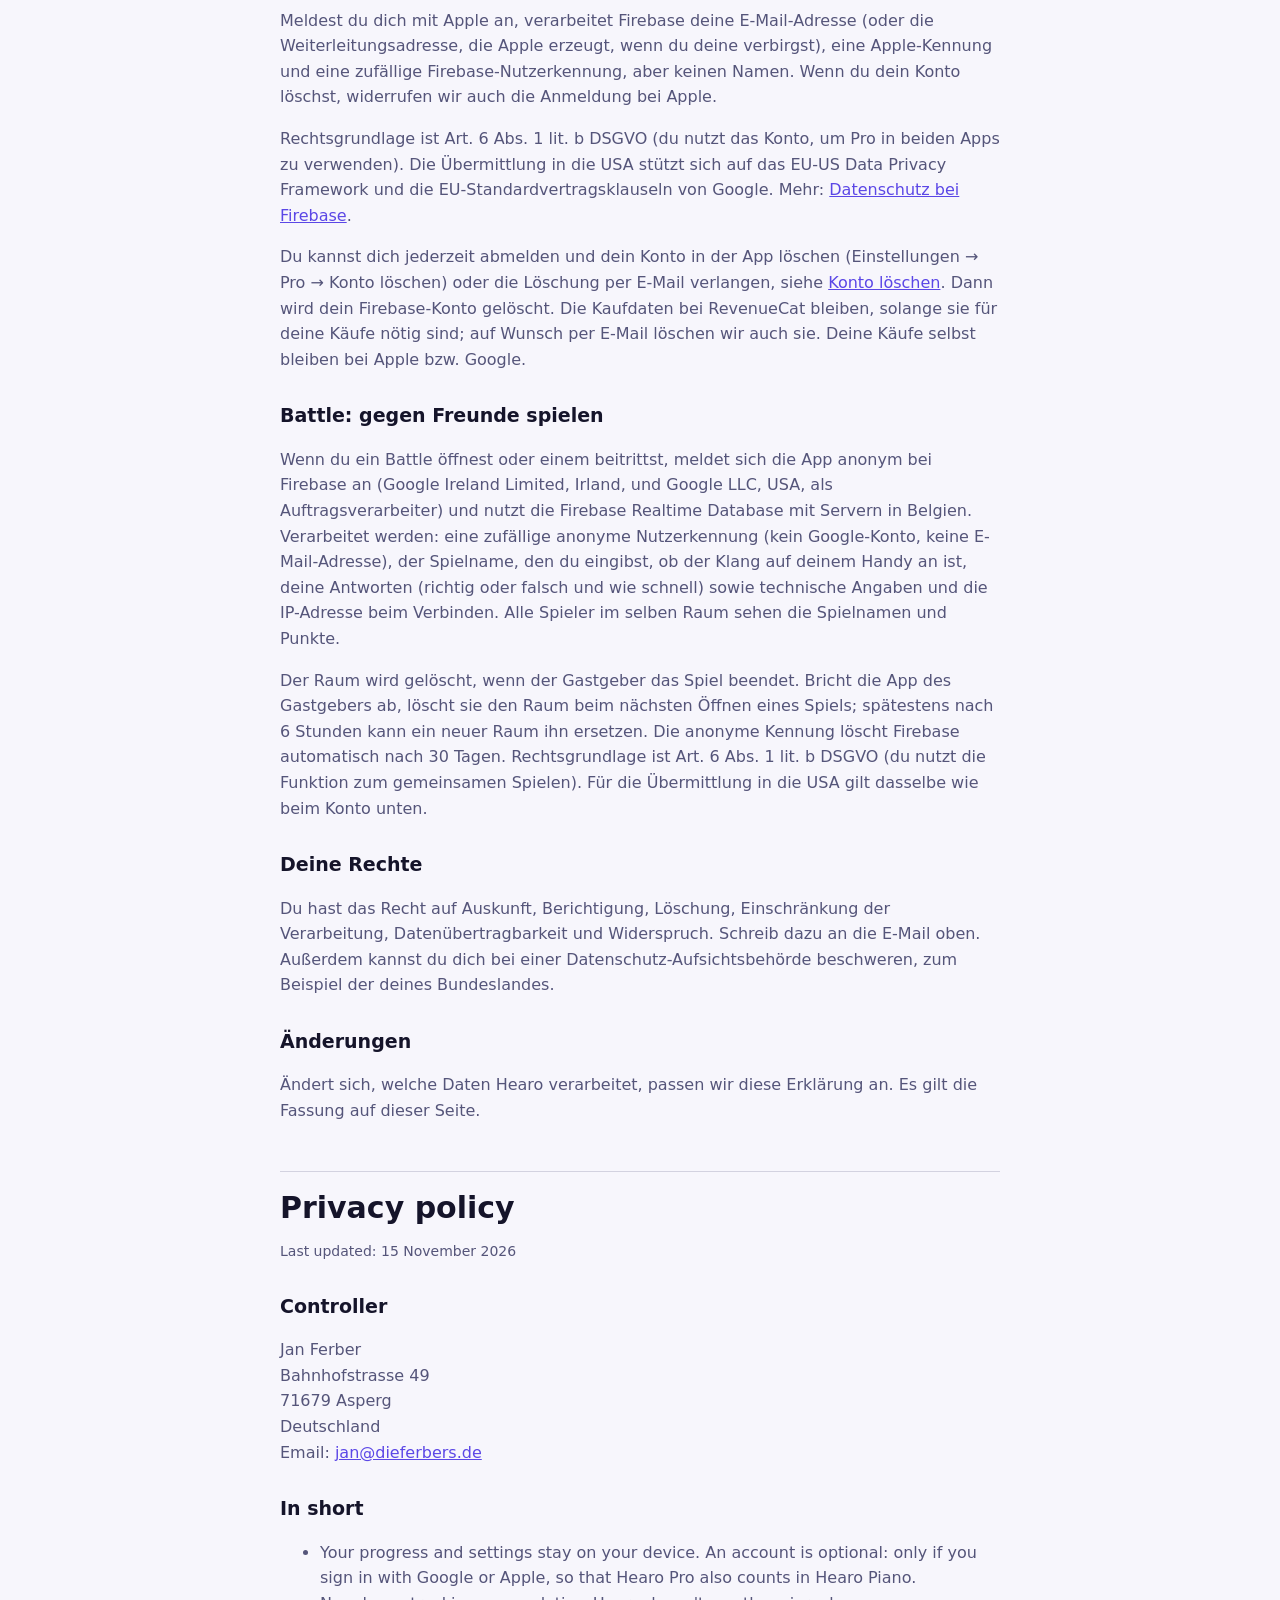
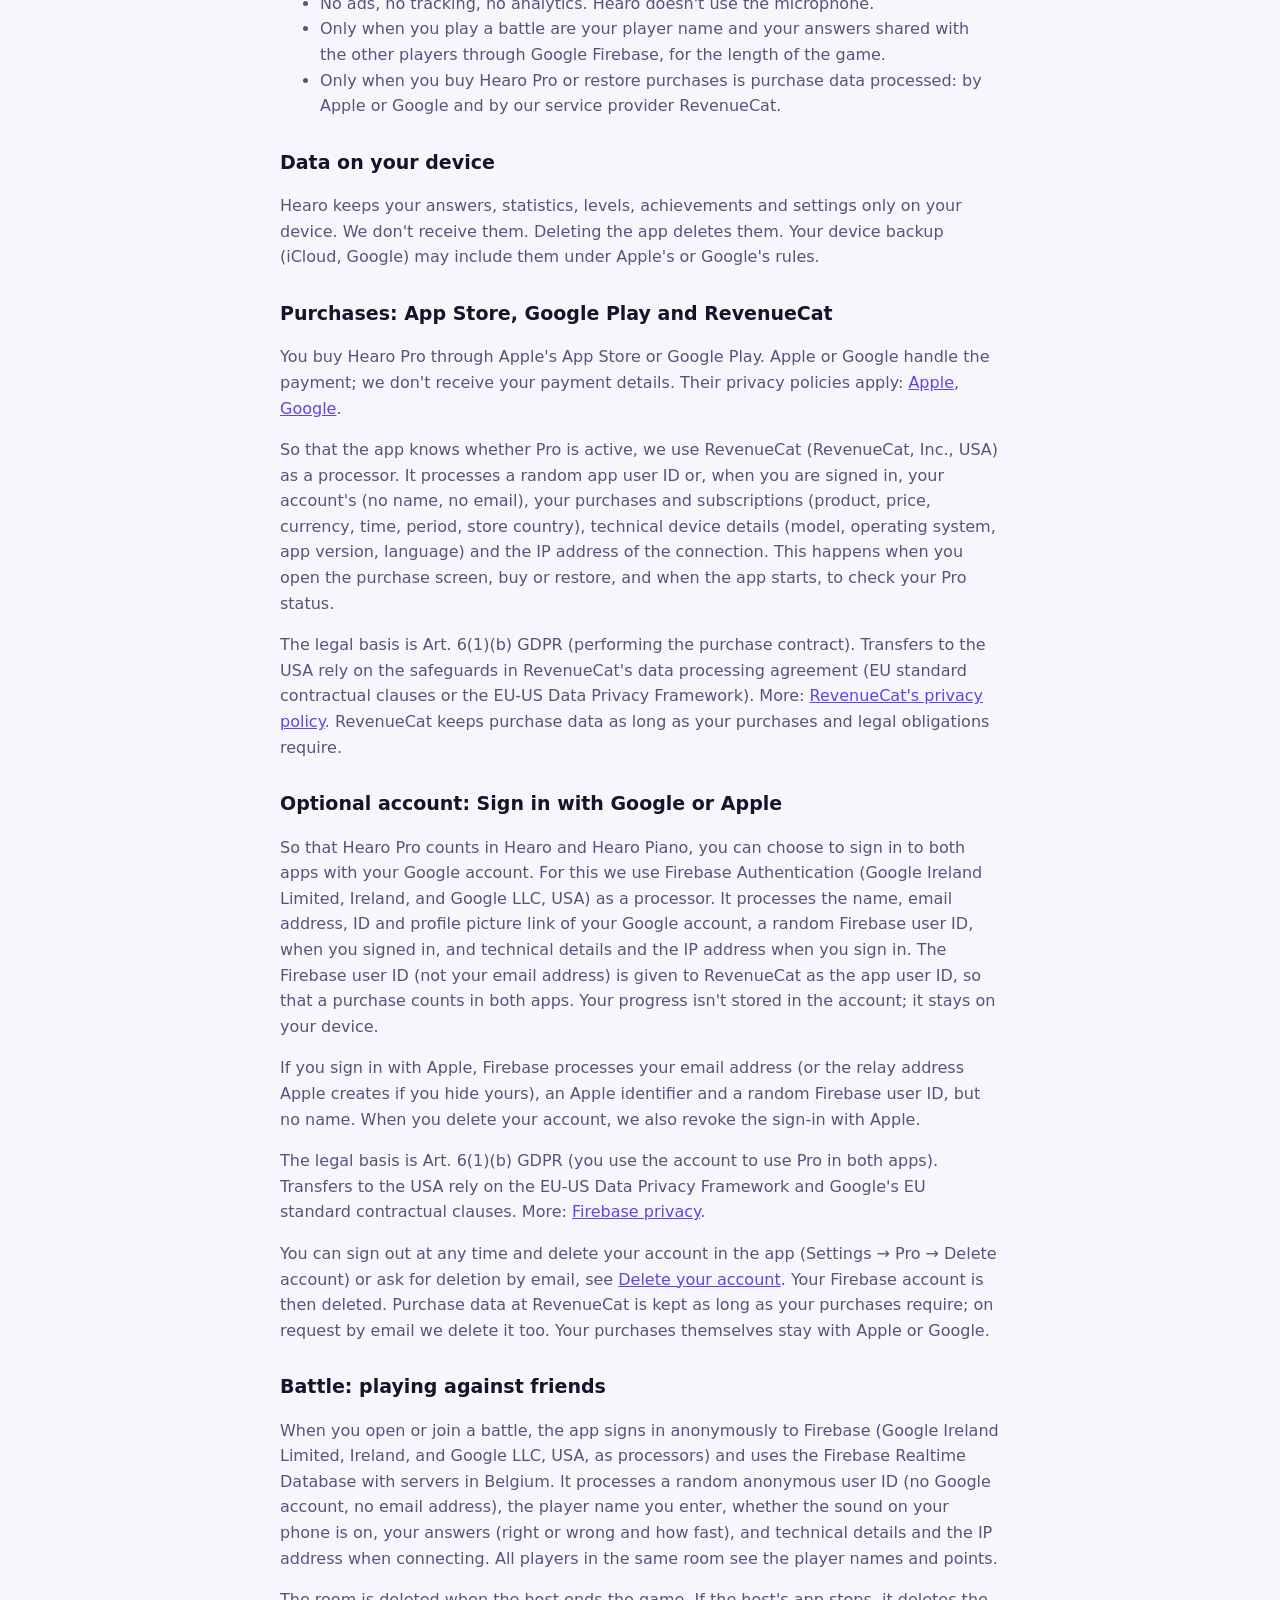
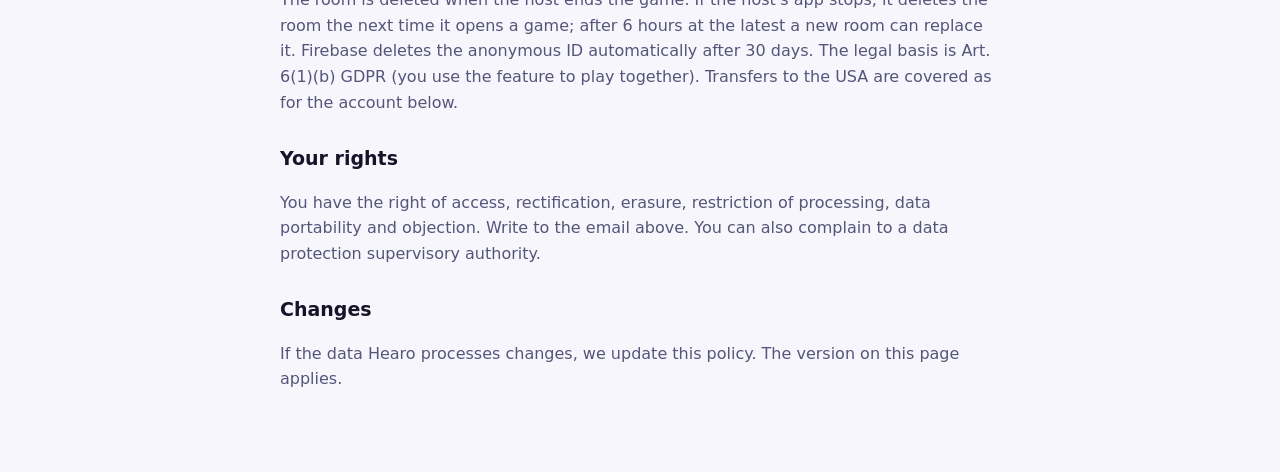
<file: privacy.html>
<!doctype html>
<html lang="de">
<head>
<meta charset="utf-8">
<meta name="viewport" content="width=device-width, initial-scale=1">
<title>Hearo – Datenschutz / Privacy</title>
<link rel="stylesheet" href="style.css">
</head>
<body>
<main>
  <p><a href="./">← Hearo</a> · <a href="#en">English below</a></p>

  <h1>Datenschutzerklärung</h1>
  <p class="date">Stand: 15. November 2026</p>

  <h2>Verantwortlich</h2>
  <p>Jan Ferber<br>Bahnhofstrasse 49<br>71679 Asperg<br>Deutschland<br>E-Mail: <a href="mailto:jan@dieferbers.de">jan@dieferbers.de</a></p>

  <h2>Kurz gesagt</h2>
  <ul>
    <li>Dein Fortschritt und deine Einstellungen bleiben auf deinem Gerät. Ein Konto ist freiwillig: nur wenn du dich
      mit Google oder Apple anmeldest, damit Hearo Pro auch in Hearo Piano gilt.</li>
    <li>Keine Werbung, kein Tracking, keine Analyse-Tools. Hearo nutzt das Mikrofon nicht.</li>
    <li>Nur wenn du ein Battle spielst, werden dein Spielname und deine Antworten für die Dauer des Spiels über Google
      Firebase mit den anderen Spielern geteilt.</li>
    <li>Nur wenn du Hearo Pro kaufst oder deine Käufe wiederherstellst, werden Kaufdaten verarbeitet: von Apple oder
      Google und von unserem Dienstleister RevenueCat.</li>
  </ul>

  <h2>Daten auf deinem Gerät</h2>
  <p>Deine Antworten, Statistiken, Stufen, Erfolge und Einstellungen speichert Hearo nur lokal auf deinem Gerät. Wir
    erhalten sie nicht. Wenn du die App löschst, werden sie gelöscht. Die Sicherung deines Geräts (iCloud, Google) kann
    sie nach den Regeln von Apple bzw. Google enthalten.</p>

  <h2>Käufe: App Store, Google Play und RevenueCat</h2>
  <p>Hearo Pro kaufst du über den App Store von Apple oder über Google Play. Die Zahlung wickeln Apple bzw. Google ab;
    deine Zahlungsdaten erhalten wir nicht. Dafür gelten die Datenschutzerklärungen von
    <a href="https://www.apple.com/legal/privacy/">Apple</a> und <a href="https://policies.google.com/privacy">Google</a>.</p>
  <p>Damit die App erkennt, ob Pro aktiv ist, nutzen wir RevenueCat (RevenueCat, Inc., USA) als Auftragsverarbeiter.
    Dabei werden verarbeitet: eine zufällige App-Nutzerkennung oder, wenn du angemeldet bist, die deines Kontos (kein Name, keine E-Mail), deine Käufe und Abos
    (Produkt, Preis, Währung, Zeitpunkt, Laufzeit, Store-Land), technische Angaben zum Gerät (Modell, Betriebssystem,
    App-Version, Sprache) und die IP-Adresse beim Verbindungsaufbau. Das geschieht erst, wenn du die Kaufseite öffnest,
    etwas kaufst oder Käufe wiederherstellst, und beim Start der App, um den Pro-Status zu prüfen.</p>
  <p>Rechtsgrundlage ist Art. 6 Abs. 1 lit. b DSGVO (Erfüllung des Kaufvertrags). Die Übermittlung in die USA stützt
    sich auf die Garantien im Auftragsverarbeitungsvertrag von RevenueCat (EU-Standardvertragsklauseln bzw. das
    EU-US Data Privacy Framework). Mehr: <a href="https://www.revenuecat.com/privacy">Datenschutz bei RevenueCat</a>.
    RevenueCat speichert die Kaufdaten, solange sie für deine Käufe und gesetzliche Pflichten nötig sind.</p>

  <h2>Freiwilliges Konto: Anmelden mit Google oder Apple</h2>
  <p>Damit Hearo Pro in Hearo und Hearo Piano gilt, kannst du dich in beiden Apps freiwillig mit deinem Google-Konto
    anmelden. Dafür nutzen wir Firebase Authentication (Google Ireland Limited, Irland, und Google LLC, USA) als
    Auftragsverarbeiter. Verarbeitet werden: Name, E-Mail-Adresse, Kennung und Profilbild-Link deines Google-Kontos, eine zufällige
    Firebase-Nutzerkennung, wann du dich angemeldet hast, sowie technische Angaben und die IP-Adresse beim Anmelden. Die
    Firebase-Nutzerkennung (nicht deine E-Mail-Adresse) wird RevenueCat als App-Nutzerkennung übergeben, damit ein Kauf in
    beiden Apps gilt. Dein Fortschritt wird nicht im Konto gespeichert; er bleibt auf deinem Gerät.</p>
  <p>Meldest du dich mit Apple an, verarbeitet Firebase deine E-Mail-Adresse (oder die Weiterleitungsadresse, die Apple
    erzeugt, wenn du deine verbirgst), eine Apple-Kennung und eine zufällige Firebase-Nutzerkennung, aber keinen Namen.
    Wenn du dein Konto löschst, widerrufen wir auch die Anmeldung bei Apple.</p>
  <p>Rechtsgrundlage ist Art. 6 Abs. 1 lit. b DSGVO (du nutzt das Konto, um Pro in beiden Apps zu verwenden). Die
    Übermittlung in die USA stützt sich auf das EU-US Data Privacy Framework und die EU-Standardvertragsklauseln von
    Google. Mehr: <a href="https://firebase.google.com/support/privacy">Datenschutz bei Firebase</a>.</p>
  <p>Du kannst dich jederzeit abmelden und dein Konto in der App löschen (Einstellungen → Pro → Konto löschen) oder die
    Löschung per E-Mail verlangen, siehe <a href="delete-account.html">Konto löschen</a>. Dann wird dein Firebase-Konto
    gelöscht. Die Kaufdaten bei RevenueCat bleiben, solange sie für deine Käufe nötig sind; auf Wunsch per E-Mail löschen
    wir auch sie. Deine Käufe selbst bleiben bei Apple bzw. Google.</p>

  <h2>Battle: gegen Freunde spielen</h2>
  <p>Wenn du ein Battle öffnest oder einem beitrittst, meldet sich die App anonym bei Firebase an (Google Ireland
    Limited, Irland, und Google LLC, USA, als Auftragsverarbeiter) und nutzt die Firebase Realtime Database mit
    Servern in Belgien. Verarbeitet werden: eine zufällige anonyme Nutzerkennung (kein Google-Konto, keine
    E-Mail-Adresse), der Spielname, den du eingibst, ob der Klang auf deinem Handy an ist, deine Antworten (richtig
    oder falsch und wie schnell) sowie technische Angaben und die IP-Adresse beim Verbinden. Alle Spieler im selben
    Raum sehen die Spielnamen und Punkte.</p>
  <p>Der Raum wird gelöscht, wenn der Gastgeber das Spiel beendet. Bricht die App des Gastgebers ab, löscht sie den
    Raum beim nächsten Öffnen eines Spiels; spätestens nach 6 Stunden kann ein neuer Raum ihn ersetzen. Die anonyme
    Kennung löscht Firebase automatisch nach 30 Tagen. Rechtsgrundlage ist Art. 6 Abs. 1 lit. b DSGVO (du nutzt die
    Funktion zum gemeinsamen Spielen). Für die Übermittlung in die USA gilt dasselbe wie beim Konto unten.</p>

  <h2>Deine Rechte</h2>
  <p>Du hast das Recht auf Auskunft, Berichtigung, Löschung, Einschränkung der Verarbeitung, Datenübertragbarkeit und
    Widerspruch. Schreib dazu an die E-Mail oben. Außerdem kannst du dich bei einer Datenschutz-Aufsichtsbehörde
    beschweren, zum Beispiel der deines Bundeslandes.</p>

  <h2>Änderungen</h2>
  <p>Ändert sich, welche Daten Hearo verarbeitet, passen wir diese Erklärung an. Es gilt die Fassung auf dieser Seite.</p>

  <hr id="en">

  <h1>Privacy policy</h1>
  <p class="date">Last updated: 15 November 2026</p>

  <h2>Controller</h2>
  <p>Jan Ferber<br>Bahnhofstrasse 49<br>71679 Asperg<br>Deutschland<br>Email: <a href="mailto:jan@dieferbers.de">jan@dieferbers.de</a></p>

  <h2>In short</h2>
  <ul>
    <li>Your progress and settings stay on your device. An account is optional: only if you sign in with Google or Apple, so
      that Hearo Pro also counts in Hearo Piano.</li>
    <li>No ads, no tracking, no analytics. Hearo doesn't use the microphone.</li>
    <li>Only when you play a battle are your player name and your answers shared with the other players through Google
      Firebase, for the length of the game.</li>
    <li>Only when you buy Hearo Pro or restore purchases is purchase data processed: by Apple or Google and by our
      service provider RevenueCat.</li>
  </ul>

  <h2>Data on your device</h2>
  <p>Hearo keeps your answers, statistics, levels, achievements and settings only on your device. We don't receive them.
    Deleting the app deletes them. Your device backup (iCloud, Google) may include them under Apple's or Google's rules.</p>

  <h2>Purchases: App Store, Google Play and RevenueCat</h2>
  <p>You buy Hearo Pro through Apple's App Store or Google Play. Apple or Google handle the payment; we don't receive
    your payment details. Their privacy policies apply: <a href="https://www.apple.com/legal/privacy/">Apple</a>,
    <a href="https://policies.google.com/privacy">Google</a>.</p>
  <p>So that the app knows whether Pro is active, we use RevenueCat (RevenueCat, Inc., USA) as a processor. It processes
    a random app user ID or, when you are signed in, your account's (no name, no email), your purchases and subscriptions (product, price, currency, time, period,
    store country), technical device details (model, operating system, app version, language) and the IP address of the
    connection. This happens when you open the purchase screen, buy or restore, and when the app starts, to check your
    Pro status.</p>
  <p>The legal basis is Art. 6(1)(b) GDPR (performing the purchase contract). Transfers to the USA rely on the safeguards
    in RevenueCat's data processing agreement (EU standard contractual clauses or the EU-US Data Privacy Framework). More:
    <a href="https://www.revenuecat.com/privacy">RevenueCat's privacy policy</a>. RevenueCat keeps purchase data as long as
    your purchases and legal obligations require.</p>

  <h2>Optional account: Sign in with Google or Apple</h2>
  <p>So that Hearo Pro counts in Hearo and Hearo Piano, you can choose to sign in to both apps with your Google account.
    For this we use Firebase Authentication (Google Ireland Limited, Ireland, and Google LLC, USA) as a processor. It
    processes the name, email address, ID and profile picture link of your Google account, a random Firebase user ID, when you signed in, and
    technical details and the IP address when you sign in. The Firebase user ID (not your email address) is given to
    RevenueCat as the app user ID, so that a purchase counts in both apps. Your progress isn't stored in the account; it
    stays on your device.</p>
  <p>If you sign in with Apple, Firebase processes your email address (or the relay address Apple creates if you hide
    yours), an Apple identifier and a random Firebase user ID, but no name. When you delete your account, we also
    revoke the sign-in with Apple.</p>
  <p>The legal basis is Art. 6(1)(b) GDPR (you use the account to use Pro in both apps). Transfers to the USA rely on the
    EU-US Data Privacy Framework and Google's EU standard contractual clauses. More:
    <a href="https://firebase.google.com/support/privacy">Firebase privacy</a>.</p>
  <p>You can sign out at any time and delete your account in the app (Settings → Pro → Delete account) or ask for deletion
    by email, see <a href="delete-account.html">Delete your account</a>. Your Firebase account is then deleted. Purchase
    data at RevenueCat is kept as long as your purchases require; on request by email we delete it too. Your purchases
    themselves stay with Apple or Google.</p>

  <h2>Battle: playing against friends</h2>
  <p>When you open or join a battle, the app signs in anonymously to Firebase (Google Ireland Limited, Ireland, and
    Google LLC, USA, as processors) and uses the Firebase Realtime Database with servers in Belgium. It processes a
    random anonymous user ID (no Google account, no email address), the player name you enter, whether the sound on
    your phone is on, your answers (right or wrong and how fast), and technical details and the IP address when
    connecting. All players in the same room see the player names and points.</p>
  <p>The room is deleted when the host ends the game. If the host's app stops, it deletes the room the next time it
    opens a game; after 6 hours at the latest a new room can replace it. Firebase deletes the anonymous ID
    automatically after 30 days. The legal basis is Art. 6(1)(b) GDPR (you use the feature to play together). Transfers
    to the USA are covered as for the account below.</p>

  <h2>Your rights</h2>
  <p>You have the right of access, rectification, erasure, restriction of processing, data portability and objection.
    Write to the email above. You can also complain to a data protection supervisory authority.</p>

  <h2>Changes</h2>
  <p>If the data Hearo processes changes, we update this policy. The version on this page applies.</p>
</main>
</body>
</html>
</file>
<file: style.css>
:root {
  --bg: #0a0a12;
  --surface: #161624;
  --text: #f4f4fb;
  --text2: #a3a3bd;
  --accent: #8c7bff;
  color-scheme: dark;
}
@media (prefers-color-scheme: light) {
  :root { --bg: #f7f6fc; --surface: #ffffff; --text: #15142a; --text2: #55557a; --accent: #5b47e6; color-scheme: light; }
}
body { margin: 0; background: var(--bg); color: var(--text); font: 16px/1.6 -apple-system, system-ui, "Segoe UI", Roboto, sans-serif; }
main { max-width: 720px; margin: 0 auto; padding: 32px 16px 64px; }
a { color: var(--accent); }
h1 { font-size: 30px; line-height: 1.2; margin: 18px 0 4px; }
h2 { font-size: 19px; margin: 28px 0 6px; }
p, li { color: var(--text2); }
.date { font-size: 14px; }
hr { border: 0; border-top: 1px solid rgba(127, 127, 160, 0.3); margin: 48px 0 8px; }
.home { text-align: center; padding-top: 72px; }
.logo { border-radius: 22px; }
.lead { font-size: 18px; max-width: 520px; margin: 8px auto; }
.lead.de { font-size: 16px; }
nav { display: flex; flex-wrap: wrap; justify-content: center; gap: 10px 22px; margin-top: 28px; font-weight: 600; }
</file>
